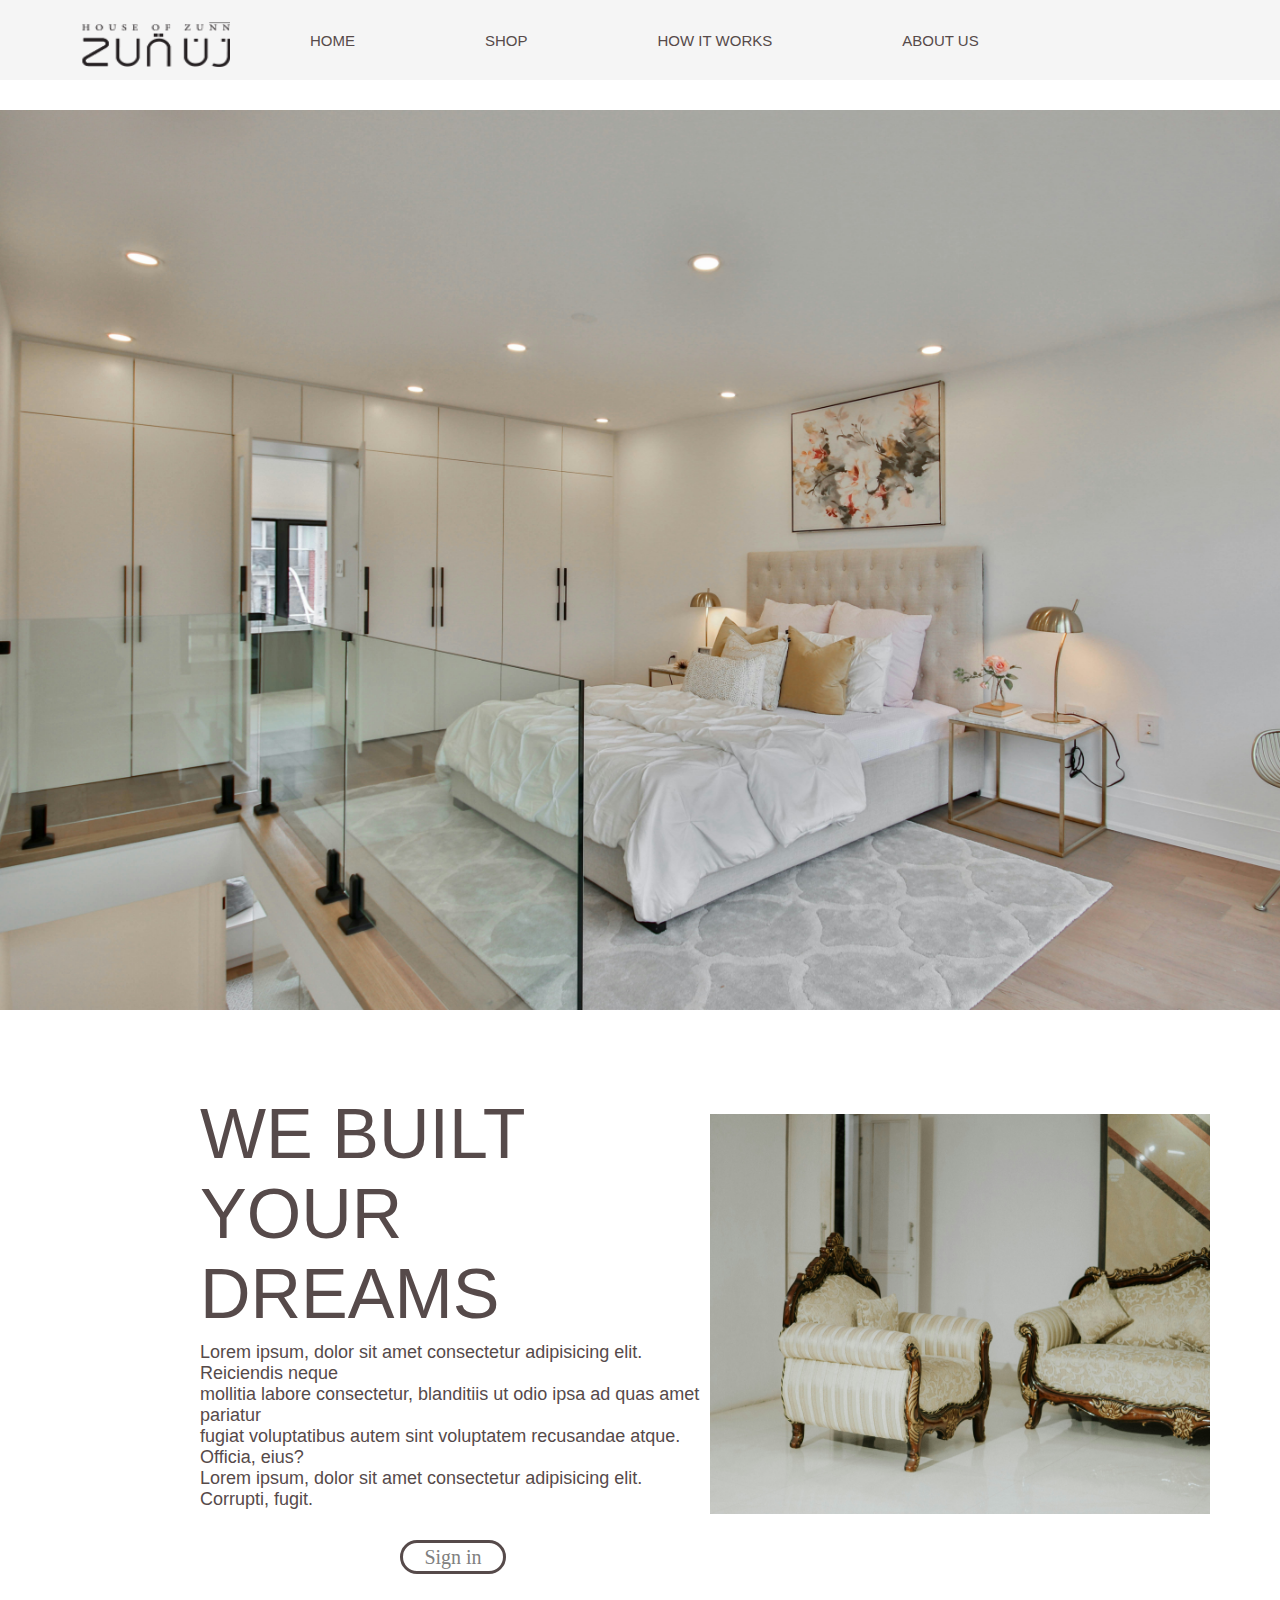
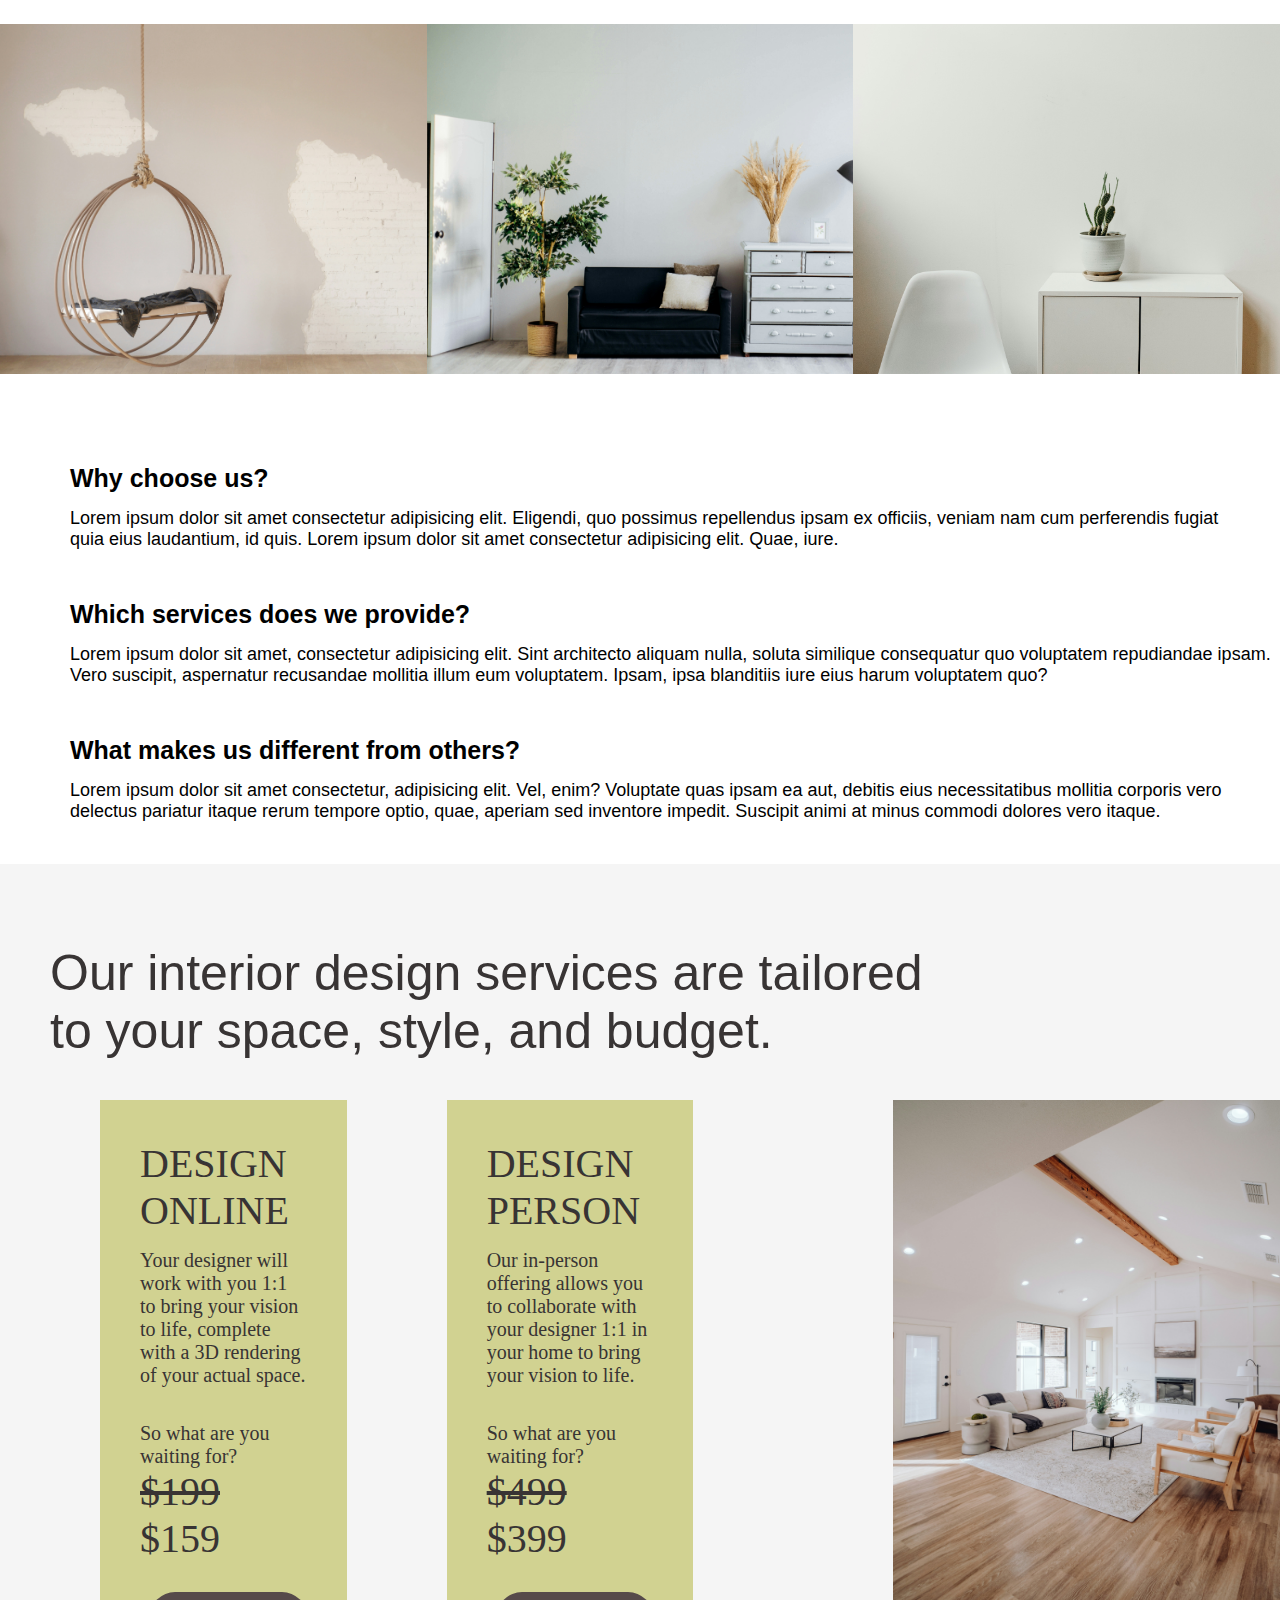
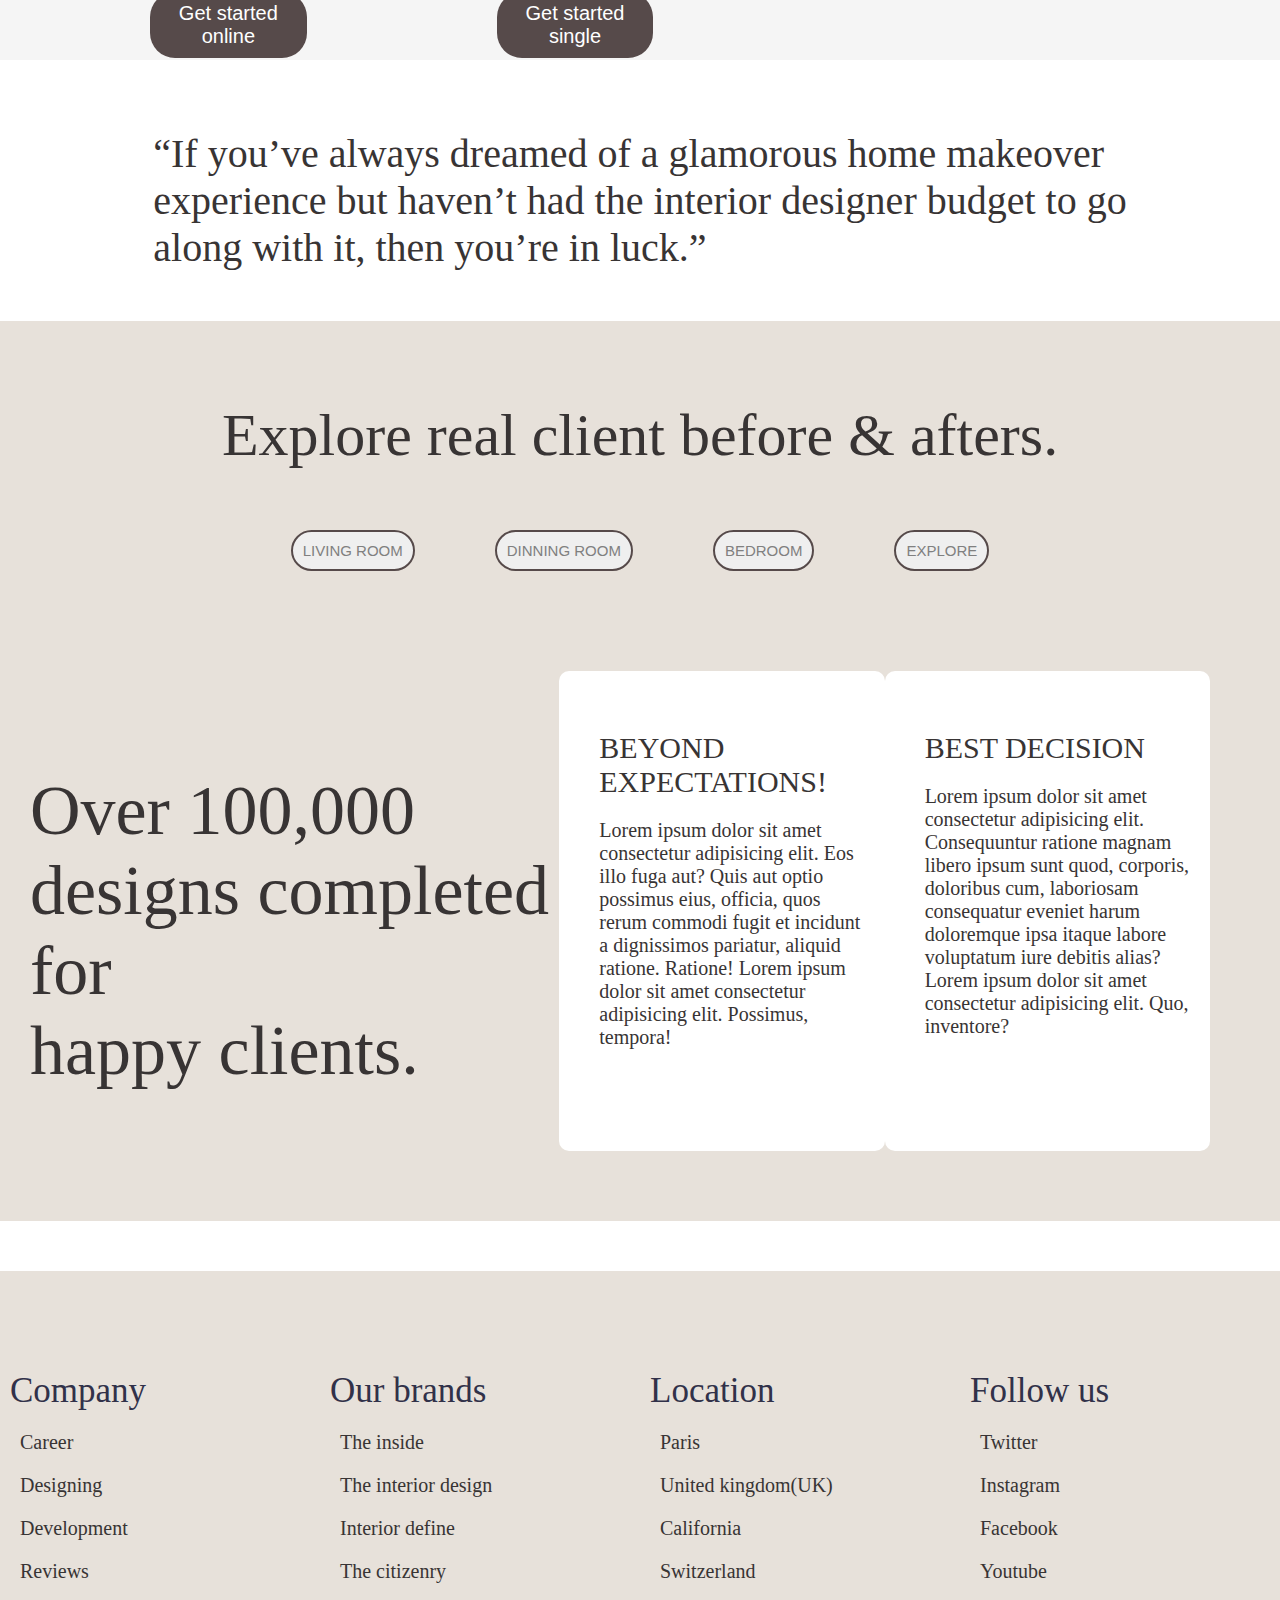
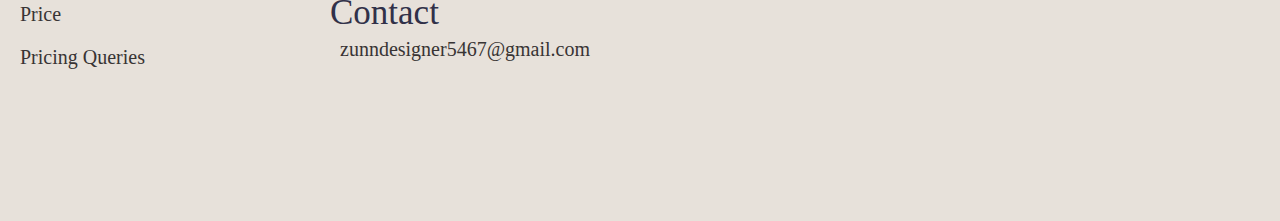
<file: index.html>
<!DOCTYPE html>
<html lang="en">
<head>
    <meta charset="UTF-8">
    <meta name="viewport" content="width=device-width, initial-scale=1.0">
    <title>Luxury interior designs</title>
</head>
<link rel="stylesheet" href="interior.css">

<body>
    <div class="body">
<div class="body1">
    <div class="navbar">
        <img class="logo" src="./Images/pictures/zunn-logo.png" alt="zunn-logo">
            <a href="index.html" class="subB1">HOME</a>
        <a href="index1.html" class="subB1">SHOP</a>
        <a href="index2.html" class="subB1">HOW IT WORKS</a>
       <a href="#" class="subB1">ABOUT US</a>
    </div>
</div>
</div>
<div class="pic1"></div>


<!-- NEXT SECTION -->
 
      </div>
  <div class="body2">
    <div class="subB2">
      <div class="head1">WE BUILT YOUR <br>DREAMS </div>
      <div class="para1">Lorem ipsum, dolor sit amet consectetur adipisicing elit. Reiciendis neque <br> mollitia labore consectetur, blanditiis ut odio ipsa ad quas amet pariatur <br>fugiat  voluptatibus  autem sint voluptatem recusandae atque. Officia, eius? <br>Lorem ipsum, dolor sit amet consectetur adipisicing elit. Corrupti, fugit.</div>
     <a href="#" class="btn"><spans></spans>Sign in</a>
    </div>
    <img src="./Images/pictures/sofa.jpeg.jpg" alt="home" class="pic4">
  </div>
</div>
   <div class="body3">
    <div class="pic5"></div>
    <div class="pic6"></div>
    <div class="pic7"></div>
   </div>     
<div class="body4">
  <div class="q1">Why choose us?</div>
  <div class="a1">Lorem ipsum dolor sit amet consectetur adipisicing elit. Eligendi, quo possimus repellendus ipsam ex officiis, veniam nam cum perferendis fugiat <br> quia eius laudantium, id quis. Lorem ipsum dolor sit amet consectetur adipisicing elit. Quae, iure.</div>
  <div class="q2">Which services does we provide?</div>
  <div class="a2">Lorem ipsum dolor sit amet, consectetur adipisicing elit. Sint architecto aliquam nulla, soluta similique consequatur quo voluptatem repudiandae ipsam. <br> Vero suscipit, aspernatur recusandae mollitia illum eum voluptatem. Ipsam, ipsa blanditiis iure eius harum voluptatem quo?</div>
    <div class="q3">What makes us different from others?</div>
    <div class="a3">Lorem ipsum dolor sit amet consectetur, adipisicing elit. Vel, enim? Voluptate quas ipsam ea aut, debitis eius necessitatibus mollitia corporis vero <br> delectus pariatur itaque rerum tempore optio, quae, aperiam sed inventore impedit. Suscipit animi at minus commodi dolores vero itaque.</div>
</div>
<div class="head2">Our interior design services are tailored <br> to your space, style, and budget. </div>
<div class="body5">
 <div class="box1">DESIGN <br> ONLINE
  <p class="boxP1">Your designer will work with you 1:1 to bring your vision to life, complete with a 3D rendering of your actual space.</p>
  <p class="Sbox1">So what are you waiting for?</p>
  <p class="charges1"> <del>$199</del> $159</p>
  <button class="btn2">Get started online</button>
 </div>
 <div class="box2">DESIGN <br>PERSON
  <p class="boxP2">Our in-person offering allows you to collaborate with your designer 1:1 in your home to bring your vision to life.</p>
  <p class="Sbox2">So what are you waiting for? </p>
  <p class="charges2"><del>$499</del> $399</p>
  <button class="btn2">Get started single</button>
</div>
<img src="./Images/pictures/2ndS.jpeg.jpg" alt="" class="pic8">
</div>
<div class="para2">“If you’ve always dreamed of a glamorous home makeover <br> experience but haven’t had the interior designer budget to go  <br>along with it, then you’re in luck.” </div>
 <div class="body6"><p class="para3">Explore real client before & afters.</p> 
  <div class="bodyS6">
    <button class="btn3"><spans></spans>LIVING ROOM</button>
    <button class="btn4"><spans></spans>DINNING ROOM</button>
    <button class="btn5"><spans></spans>BEDROOM</button>
    <button class="btn6"><spans></spans>EXPLORE</button>
  </div>
</div>
<div class="body7"><div class="head3">Over 100,000 <br> designs completed for <br> happy clients.</div>
<div class="box3">
  <p class="head4">BEYOND EXPECTATIONS!</p>
  <p class="para4">Lorem ipsum dolor sit amet consectetur adipisicing elit. Eos illo fuga aut? Quis aut optio possimus eius, officia, quos rerum commodi fugit et incidunt a dignissimos pariatur, aliquid ratione. Ratione! Lorem ipsum dolor sit amet consectetur adipisicing elit. Possimus, tempora!</p>
</div>
<div class="box4">
  <p class="head5">BEST DECISION</p>
<p class="para5">Lorem ipsum dolor sit amet consectetur adipisicing elit. Consequuntur ratione magnam libero ipsum sunt quod, corporis, doloribus cum, laboriosam consequatur eveniet harum doloremque ipsa itaque labore voluptatum iure debitis alias? Lorem ipsum dolor sit amet consectetur adipisicing elit. Quo, inventore?</p>
</div>
</div>
<!-- FOOTER -->
<div class="body8">
  <div class="company">Company
    <div class="details">Career</div>
    <div class="details">Designing</div>
    <div class="details">Development</div>
    <div class="details">Reviews</div>
    <div class="details">Price</div>
    <div class="details">Pricing Queries</div>
  </div>
  <div class="ourbrands"> Our brands
    <div class="details">The inside</div>
    <div class="details">The interior design</div>
    <div class="details">Interior define</div>
    <div class="details">The citizenry</div>
    <div class="contact">Contact</div>
    <a class="mail" href="mailto:zunndesigner5467@gmail.com">zunndesigner5467@gmail.com</a>
  </div>
 
  <div class="location">Location
    <div class="details">Paris</div>
    <div class="details">United kingdom(UK)</div>
    <div class="details">California</div>
    <div class="details">Switzerland</div>
  </div>
  <div class="followus">Follow us
    <div class="details">Twitter</div>
    <div class="details">Instagram</div>
    <div class="details">Facebook</div>
    <div class="details">Youtube</div>
  </div>
</div>
</div>
</body> 
</html>
</file>
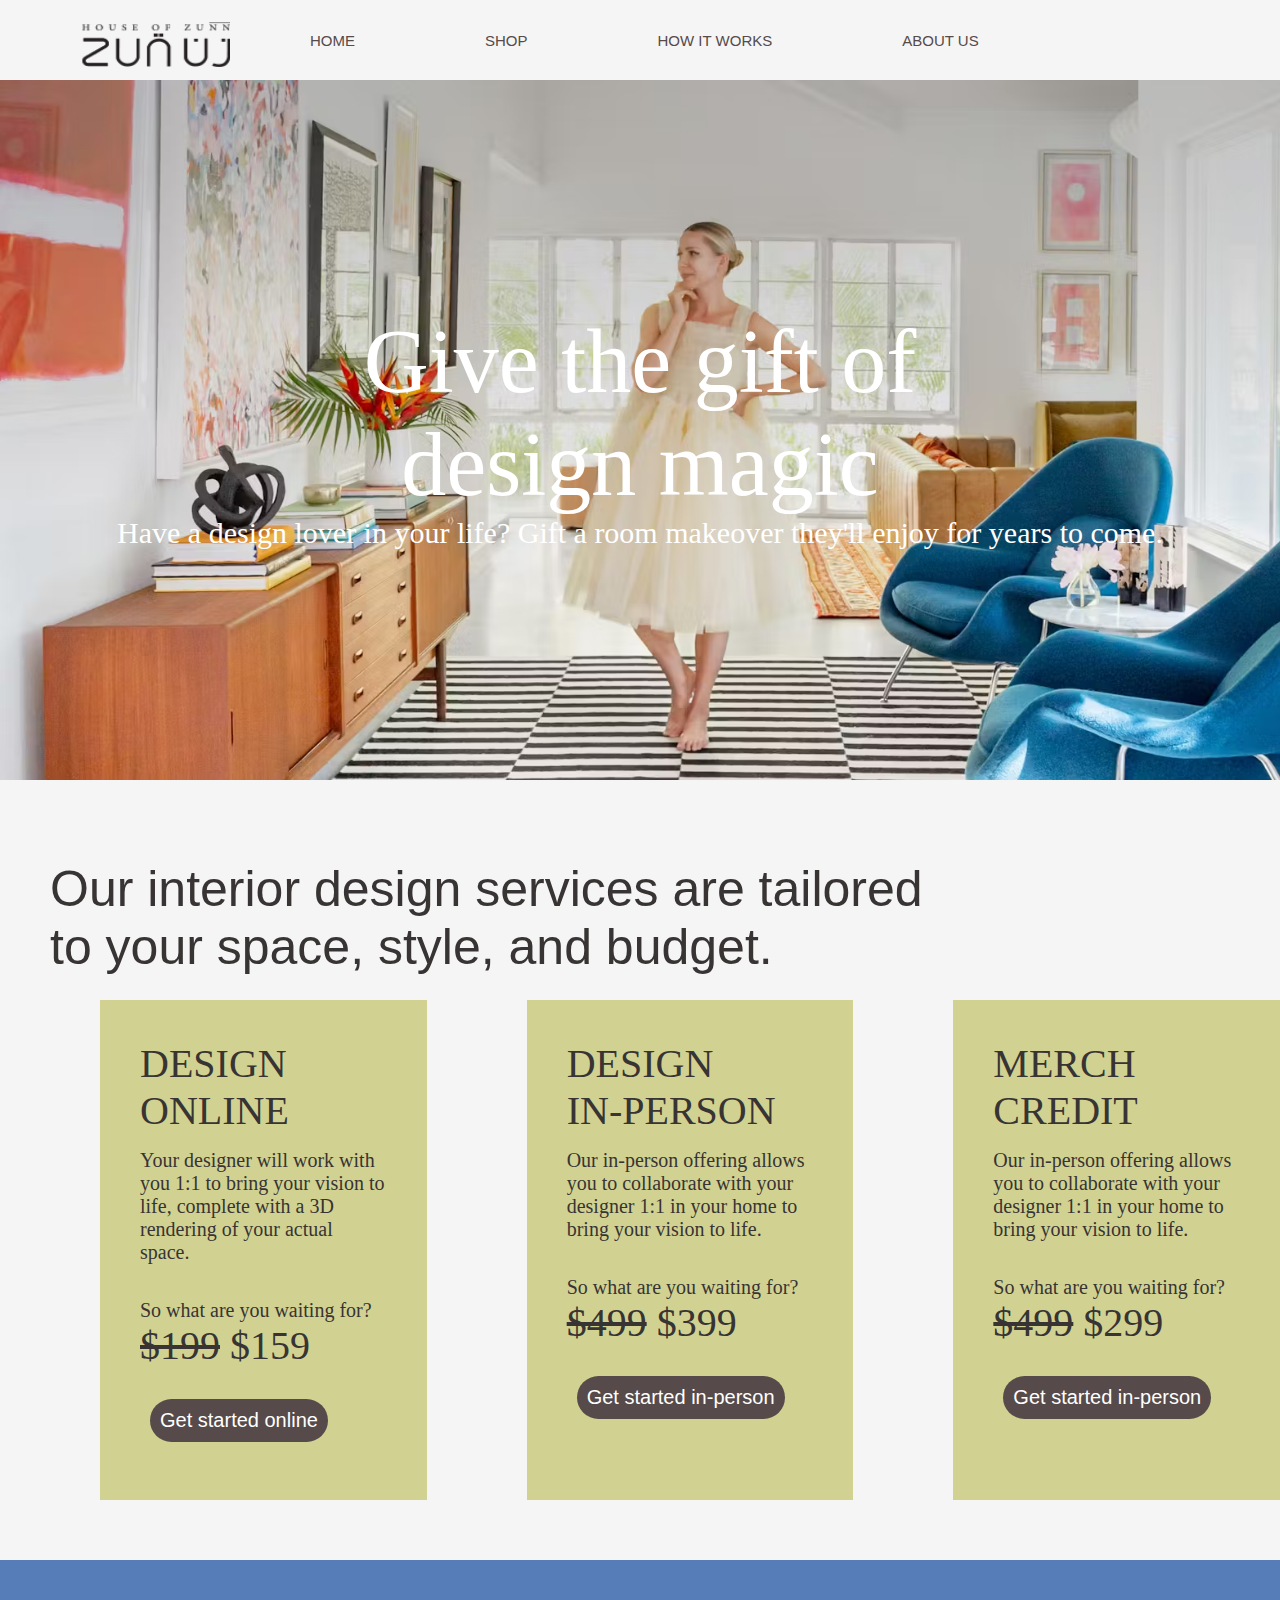
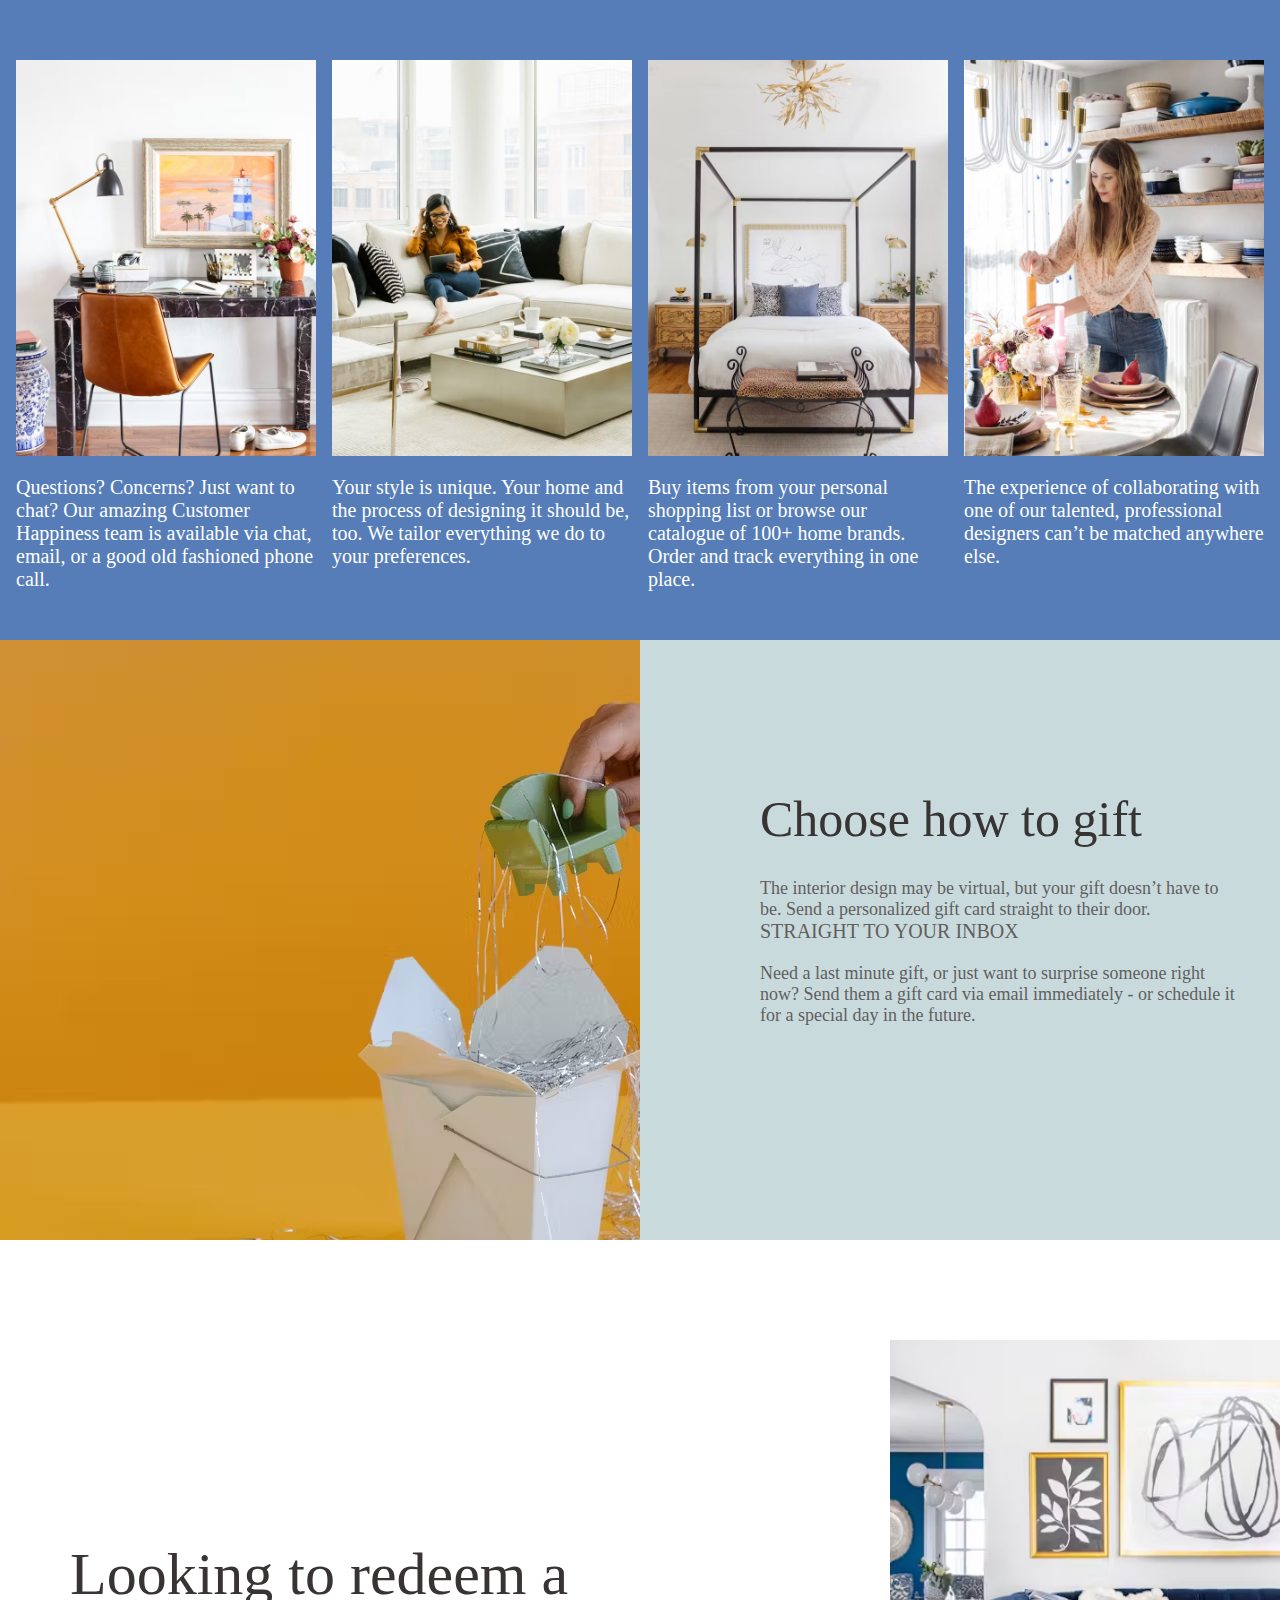
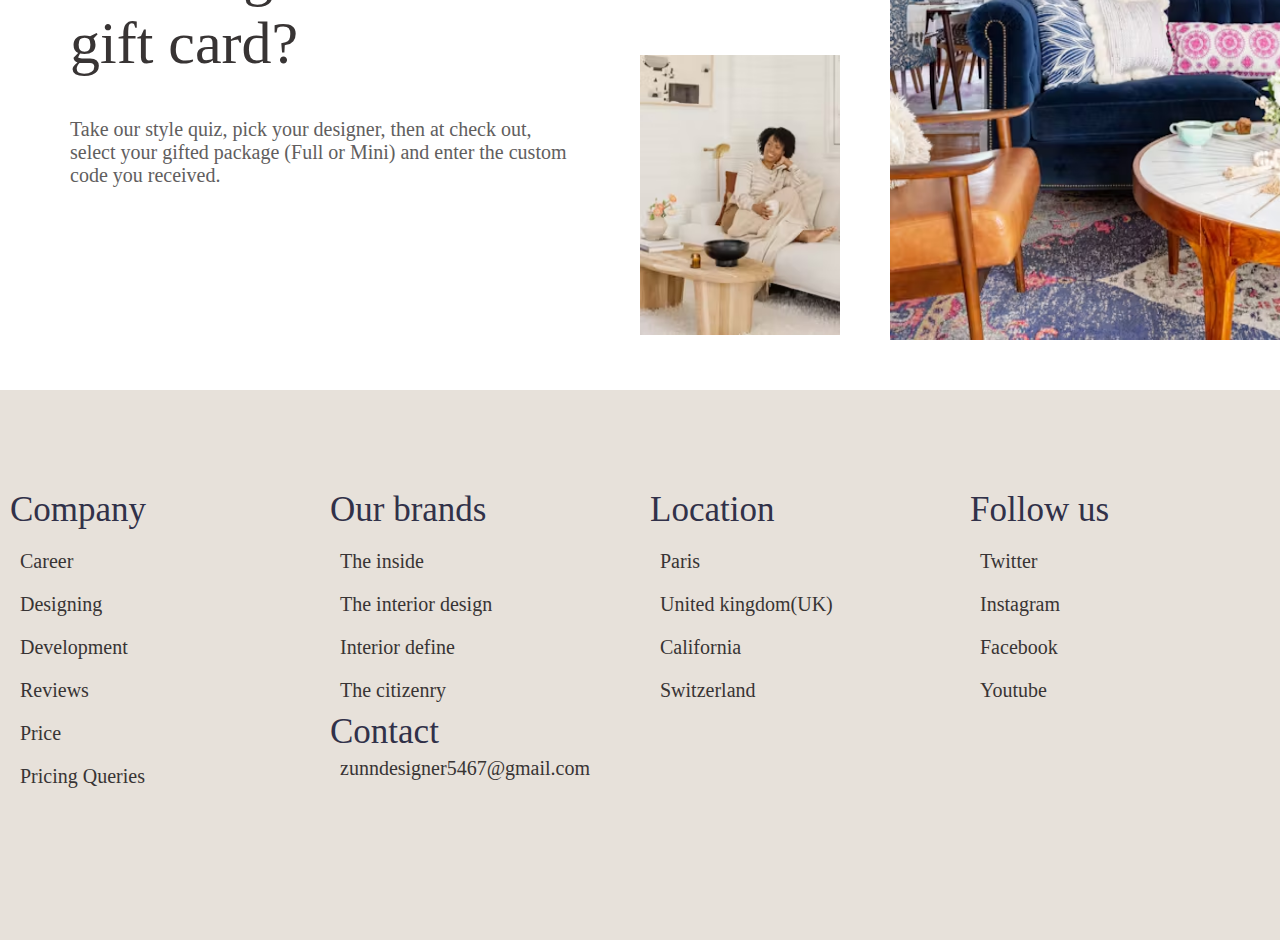
<file: index1.html>
<!DOCTYPE html>
<html lang="en">
<head>
    <meta charset="UTF-8">
    <meta name="viewport" content="width=device-width, initial-scale=1.0">
    <title>shop-zunn</title>
</head>
<link rel="stylesheet" href="interior.css">
<body>
    <div class="body">
        <div class="body1">
            <div class="navbar">
                <img class="logo" src="./Images/pictures/zunn-logo.png" alt="zunn-logo">
                    <a href="Index.html" class="subB1">HOME</a>
                <a href="Index1.html" class="subB1">SHOP</a>
                <a href="Index2.html" class="subB1">HOW IT WORKS</a>
               <a href="" class="subB1">ABOUT US</a>
            </div>
        </div>
        <div class="pic9 head6">Give the gift of <br> design magic
        <div class="para6">Have a design lover in your life? Gift a room makeover they'll enjoy for years to come.</div></div>
        <div class="head2 bodyS5">Our interior design services are tailored <br> to your space, style, and budget. </div>
        
            
            <div class="body5">
                <div class="box1">DESIGN <br> ONLINE
                 <p class="boxP1">Your designer will work with you 1:1 to bring your vision to life, complete with a 3D rendering of your actual space.</p>
                 <p class="Sbox1">So what are you waiting for?</p>
                 <p class="charges1"> <del>$199</del> $159</p>
                 <button class="btn2">Get started online</button>
                </div>
                <div class="box2">DESIGN <br>IN-PERSON
                 <p class="boxP2">Our in-person offering allows you to collaborate with your designer 1:1 in your home to bring your vision to life.</p>
                 <p class="Sbox2">So what are you waiting for? </p>
                 <p class="charges2"><del>$499</del> $399</p>
                 <button class="btn2">Get started in-person</button>
               </div>
               <div class="box2">MERCH <br>CREDIT
                <p class="boxP2">Our in-person offering allows you to collaborate with your designer 1:1 in your home to bring your vision to life.</p>
                <p class="Sbox2">So what are you waiting for? </p>
                <p class="charges2"><del>$499</del> $299</p>
                <button class="btn2">Get started in-person</button>
              </div>
        </div>
        <div class="body11"> 
            <div class="pic10 parapic"><img src="./Images/pictures/haven1.jpeg" alt="">Questions? Concerns? Just want to chat? Our amazing Customer Happiness team is available via chat, email, or a good old fashioned phone call.</div>
        <div class="pic11 parapic"><img src="./Images/pictures/haven2.jpeg" alt="">Your style is unique. Your home and the process of designing it should be, too. We tailor everything we do to your preferences.</div>
        <div class="pic12 parapic"><img src="./Images/pictures/haven3.jpeg" alt="">Buy items from your personal shopping list or browse our catalogue of 100+ home brands. Order and track everything in one place.</div>
        <div class="pic13 parapic"><img src="./Images/pictures/haven4.jpeg" alt="">The experience of collaborating with one of our talented, professional designers can’t be matched anywhere else.

        </div>
    </div>
    <div class="body12">
        <div class="pic14"><img src="./Images/pictures/haven5.jpeg" alt=""> </div>
        <div class="bodyS12">
        <div class="head7">Choose how to gift</div>
        <div class="para7">The interior design may be virtual, but your gift doesn’t have to  <br>be. Send a personalized gift card straight to their door.</div>
        <div class="head8">STRAIGHT TO YOUR INBOX</div>
        <div class="para8">Need a last minute gift, or just want to surprise someone right <br> now? Send them a gift card via email immediately - or schedule it <br> for a special day in the future.</div>
        </div>
    </div>
<div class="body13">
    <div class="bodyS13">
        <div class="head9">
            Looking to redeem a <br> gift card?
        </div>
        <div class="para9">Take our style quiz, pick your designer, then at check out, <br> select your gifted package (Full or Mini) and enter the custom <br> code you received.</div>
    </div>
    <div class="bodySS13">
        <img class="pic16" src="./Images/pictures/haven7.avif" alt="lady">
        <img class="pic15" src="./Images/pictures/haven6.avif" alt="room">
       
    </div>
</div>


<!-- FOOTER -->
<div class="body8">
    <div class="company">Company
      <div class="details">Career</div>
      <div class="details">Designing</div>
      <div class="details">Development</div>
      <div class="details">Reviews</div>
      <div class="details">Price</div>
      <div class="details">Pricing Queries</div>
    </div>
    <div class="ourbrands"> Our brands
      <div class="details">The inside</div>
      <div class="details">The interior design</div>
      <div class="details">Interior define</div>
      <div class="details">The citizenry</div>
      <div class="contact">Contact</div>
      <a class="mail" href="mailto:zunndesigner5467@gmail.com">zunndesigner5467@gmail.com</a>
    </div>
   
    <div class="location">Location
      <div class="details">Paris</div>
      <div class="details">United kingdom(UK)</div>
      <div class="details">California</div>
      <div class="details">Switzerland</div>
    </div>
    <div class="followus">Follow us
      <div class="details">Twitter</div>
      <div class="details">Instagram</div>
      <div class="details">Facebook</div>
      <div class="details">Youtube</div>
    </div>
  </div>
</div>

        
       
</body>
</html>
</file>
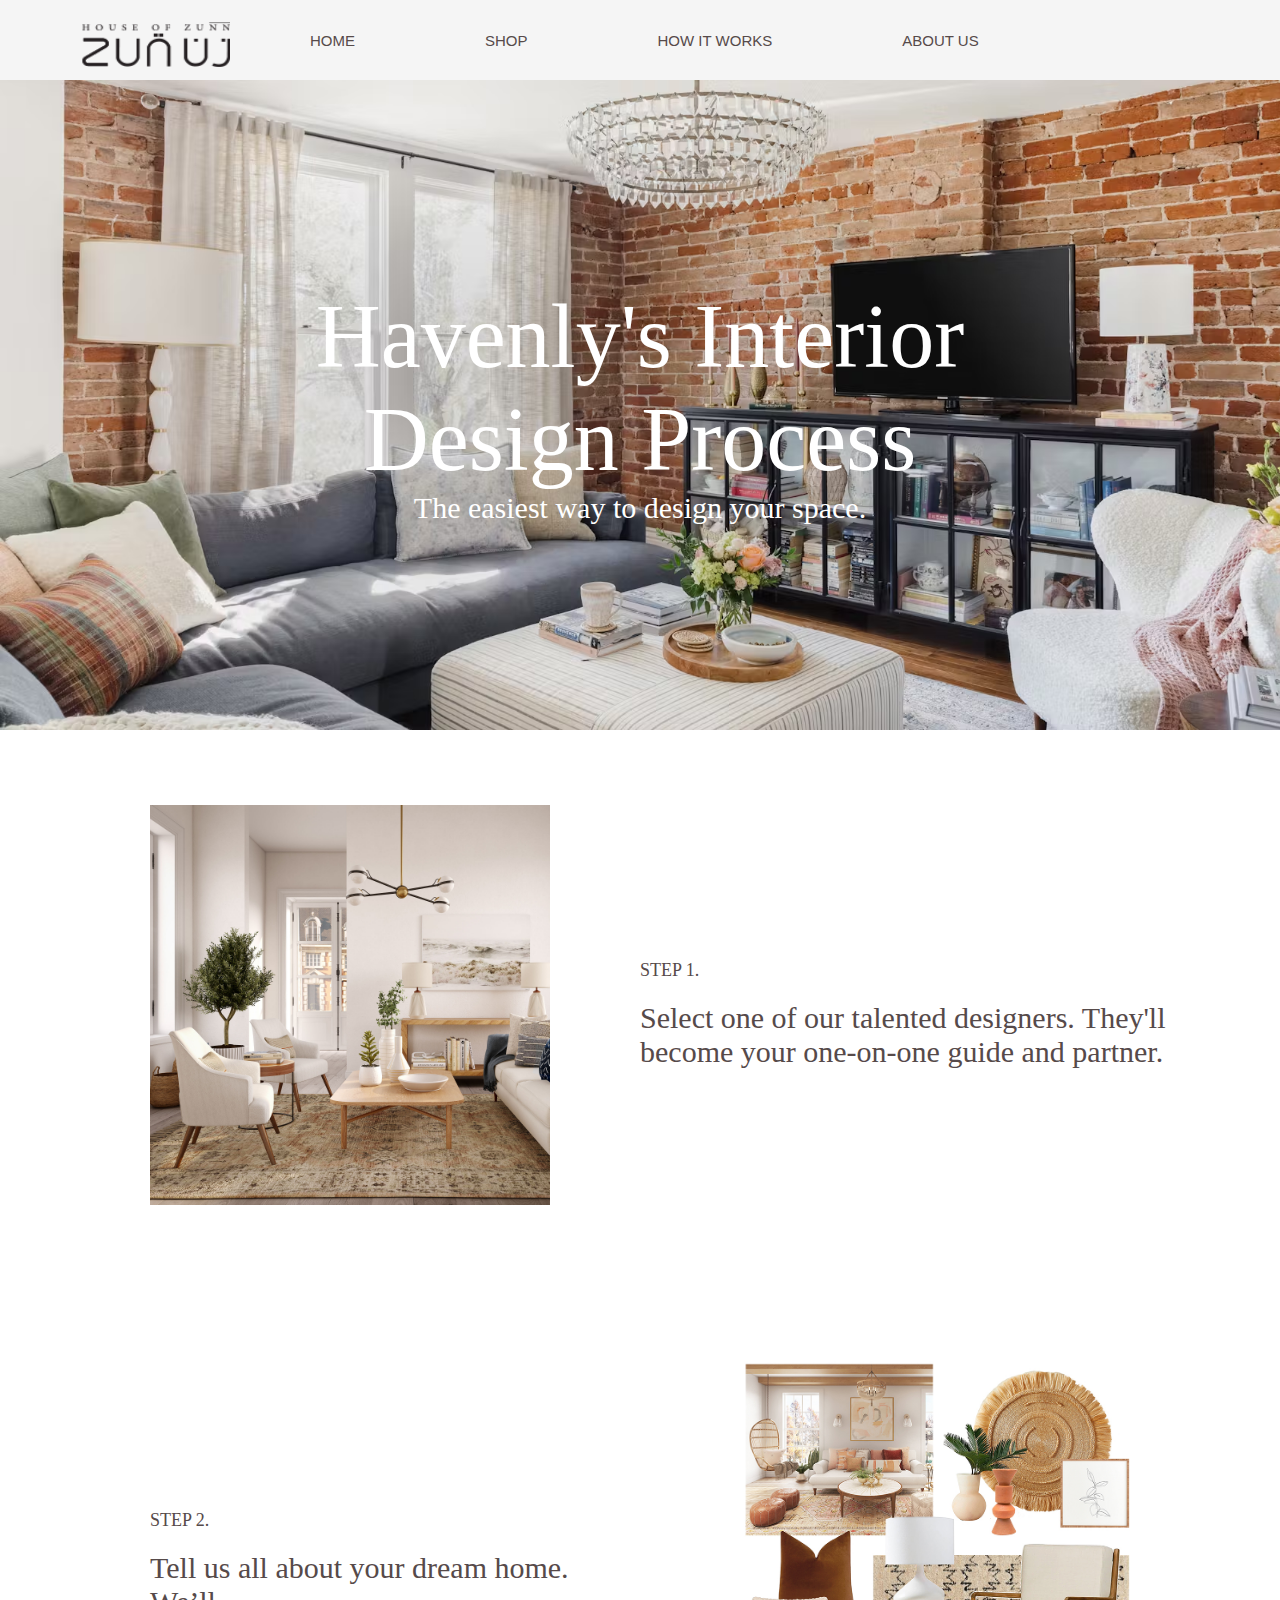
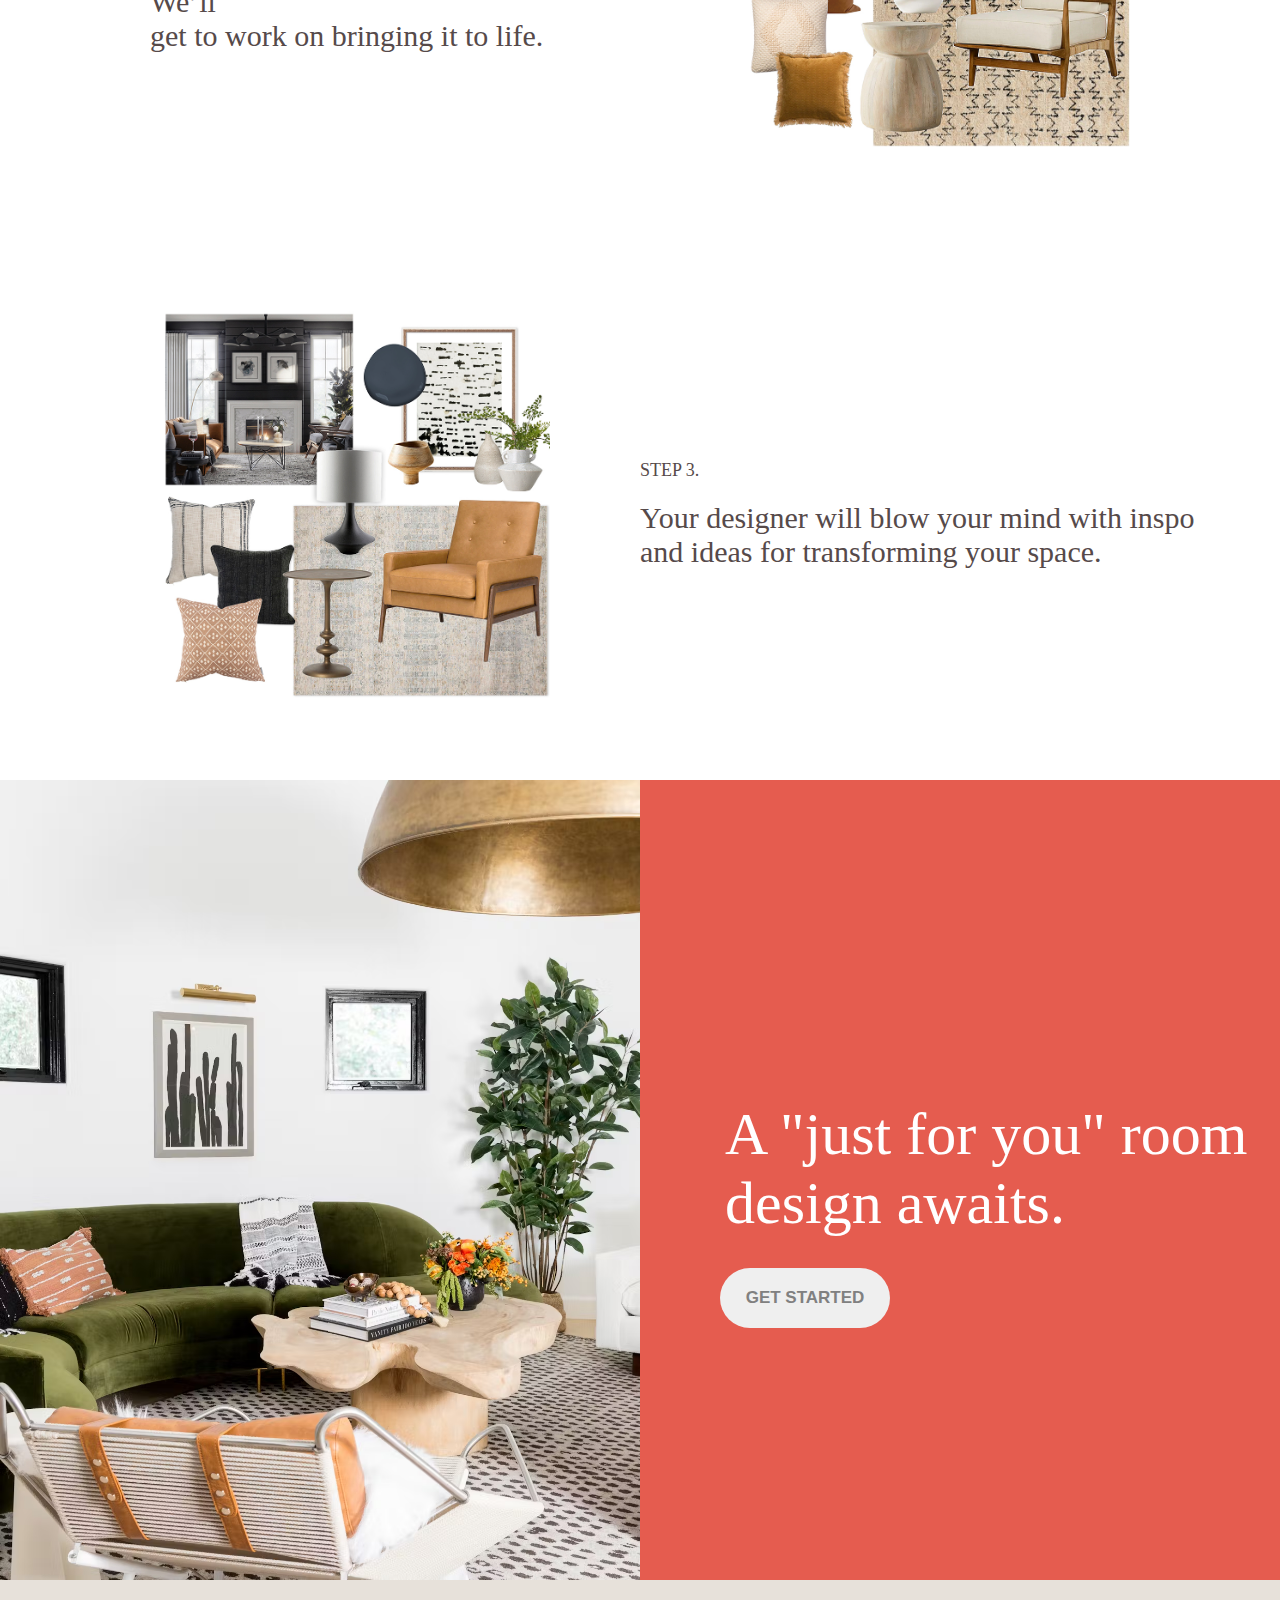
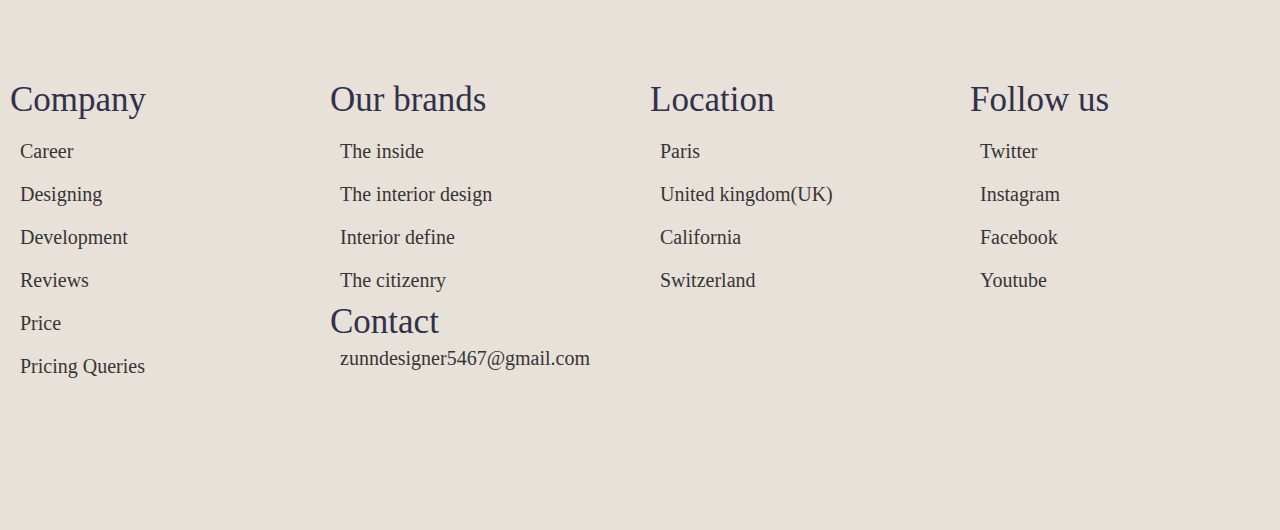
<file: index2.html>
<!DOCTYPE html>
<html lang="en">
<head>
    <meta charset="UTF-8">
    <meta name="viewport" content="width=device-width, initial-scale=1.0">
    <title>Interior working</title>
</head>
<link rel="stylesheet" href="interior.css">
<body>
    <div class="body">
        <div class="body1">
            <div class="navbar">
                <img class="logo" src="./Images/pictures/zunn-logo.png" alt="zunn-logo">
                    <a href="Index.html" class="subB1">HOME</a>
                <a href="index1.html" class="subB1">SHOP</a>
                <a href="Index2.html" class="subB1">HOW IT WORKS</a>
               <a href="#" class="subB1">ABOUT US</a>
            </div>
        </div>
        <div class="pic17 head10">Havenly's Interior <br> Design Process
            <div class="para10">The easiest way to design your space.</div>
        </div>
<div class="body14">
    <div class="pic18"></div>
   <div class="bodyS14"> 
    <div class="head11">STEP 1.</div>
   <div class="para11">Select one of our talented designers. They'll <br> become your one-on-one guide and partner.</div>
</div>
</div>
<div class="body15">
    <div class="bodyS15"> 
        <div class="head12">STEP 2.</div>
        <div class="para12">Tell us all about your dream home. We’ll  <br> get to work on bringing it to life.</div>
    </div>
    <div class="pic19"></div>
</div>
<div class="body16">
    <div class="pic20"></div>
   <div class="bodyS16"> 
    <div class="head13">STEP 3.</div>
   <div class="para13">Your designer will blow your mind with inspo <br> and ideas for transforming your space.</div>
</div>
</div>


<div class="body17">
    <div class="pic21"></div>
    <div class="bodyS17">
        <div class="para14">A "just for you" room <br> design awaits.</div>
        <button class="btn7">GET STARTED</button>
    </div>
</div>
<!-- FOOTER -->
<div class="body18">
    <div class="company">Company
      <div class="details">Career</div>
      <div class="details">Designing</div>
      <div class="details">Development</div>
      <div class="details">Reviews</div>
      <div class="details">Price</div>
      <div class="details">Pricing Queries</div>
    </div>
    <div class="ourbrands"> Our brands
      <div class="details">The inside</div>
      <div class="details">The interior design</div>
      <div class="details">Interior define</div>
      <div class="details">The citizenry</div>
      <div class="contact">Contact</div>
      <a class="mail" href="mailto:zunndesigner5467@gmail.com">zunndesigner5467@gmail.com</a>
    </div>
   
    <div class="location">Location
      <div class="details">Paris</div>
      <div class="details">United kingdom(UK)</div>
      <div class="details">California</div>
      <div class="details">Switzerland</div>
    </div>
    <div class="followus">Follow us
      <div class="details">Twitter</div>
      <div class="details">Instagram</div>
      <div class="details">Facebook</div>
      <div class="details">Youtube</div>
    </div>
  </div>
        </div>
</body>
</html>
</file>
<file: interior.css>
*{
    margin: 0px;
    padding: 0px;
}
.body{
   background-color: white;
   width: 100vw;
}
.pic1{
    height: 100vh;
    width: 100vw;
    background-image: url(./Images/pictures/8thS.jpeg.jpg);
    background-size: cover;
    margin-top: 30px;
}

.body1{
    display: flex;
}
.navbar{
    background-color: whitesmoke;
    width: 100vw;
    height: 80px;
    display: fleX;
}
.logo{
    height: 50px;
    width: 150px;
  margin-left: 80px;
  margin-top: 20px;
  display: flex;
}
.subB1{
    text-align: center;
    color:rgb(86, 74, 74);
    font-size: 15px;
    font-family: 'Segoe UI', Tahoma, Geneva, Verdana, sans-serif;
    align-content: center;
    margin-right: 50px ;
    margin-left: 80px;
    text-decoration: none;
    position: relative;
}
.subB1::after{
    content: '';
    height: 3px;
    background: grey;
    position: absolute;
    left: 0;
    bottom: 25px;
    transition: 0.5;
}
.subB1:hover::after{
    width: 100%;
}
.subB1:hover{
    color:rgb(86, 74, 74);
}
.body2{
    margin-top: 05%;
    display: flex;
    justify-content: space-between;
    height: 500px;
}
.head1{
    
    background-color:white ;
    color:rgb(86, 74, 74);
    font-size: 70px;
    font-family: "Fira Sans", sans-serif;
    margin-top: 20px;
    margin-left: 200px;
}
.pic4{
    height: 400px;
    width: 500px;
    margin-top:40px ;
    margin-right: 70px;
}
.subB2{
    display: flex;
    flex-direction: column;
}
.para1{
    font-size: 18px;
    font-family: "Fira Sans", sans-serif;
    color:rgb(86, 74, 74);
    margin-left: 200px;
    margin-top: 8px;
}
.btn{
    border-radius: 27px;
    height: 50px;
    width: 100px;
    margin-left: 400px;
    margin-top:30px ;
    font-size: 20px;
    color: grey;
    border: 3px solid rgb(86, 74, 74); 
    position: relative;
    overflow: hidden;
    padding: 0px;
    text-decoration: none;
    text-align: center;
    align-content: center;
    
}
spans{
    width: 0;
    height: 100%;
    border-radius: 27px;
    background:rgb(86, 74, 74);
    left: 0;
    bottom: 0;
    position: absolute;
    z-index: -1;
    transition: 1s ease-out;
}
.btn:hover spans{
    width: 100%;
}
.body3{
    margin-top: 20px;
    display: flex;
    justify-content: space-between;
    height: 400px;
}
.pic5{
    background-image: url(./Images/pictures/swing.jpeg.jpg);
    height: 350px;
    width: 480px;
    background-size: cover;
    margin-top: 30px;
transition: all 0.3s;
}
.pic5:hover{
    transform: skew(5deg);
}
.pic6{
background-image: url(./Images/pictures/lamp.html.jpg);
height: 350px;
width: 480px;
background-size: cover;
margin-top: 30px;
transition: all 0.3s;
}
.pic6:hover{
    transform:skew(5deg) ;
}
.pic7{
background-image:url(./Images/pictures/chair.jpeg.jpg);
height: 350px;
width: 480px;
background-size: cover;
margin-top: 30px;
transition: all 0.3s;
}
.pic7:hover{
    transform:skew(5deg) ;
}
.body4{
    display: flex;
    height: 450px;
    margin-top: 20px;
    flex-direction: column;
}
.q1{
    color: #000;
    font-size: 25px;
    font-weight: bolder;
    margin-top:50px;
    margin-left: 70px;
    font-family:"Fira Sans", sans-serif ;
}
.a1{
    font-size:18px;
    font-family:"Fira Sans", sans-serif ;
    margin-left: 70px;
    margin-top:15px;
    
}
.q2{
    color: #000;
    font-size: 25px;
    font-weight: bolder;
    margin-top:50px;
    margin-left: 70px;
    font-family:"Fira Sans", sans-serif ;
}
.a2{
    font-size:18px;
    font-family:"Fira Sans", sans-serif ;
    margin-left: 70px;
    margin-top:15px;
}
.q3{
    color: #000;
    font-size: 25px;
    font-weight: bolder;
    margin-top:50px;
    margin-left: 70px;
    font-family:"Fira Sans", sans-serif ;
}
.a3{
    font-size:18px;
    font-family:"Fira Sans", sans-serif ;
    margin-left: 70px;
    margin-top:15px;
}
.head2{
    font-size: 50px;
    color: rgb(56, 52, 52);
    padding-top: 80px;
    padding-left: 50px;
font-family: 'Trebuchet MS', 'Lucida Sans Unicode', 'Lucida Grande', 'Lucida Sans', Arial, sans-serif;
font-weight: light;
background-color: whitesmoke;
}
.body5{
    height: 600px;
    width: 100vw;
    margin-top: 0px;
    display: flex;
    flex-direction: row;
    background-color: whitesmoke;
}
.bodyS5{
    height: 100px;
    width: 100vw;
}

.box1{
    background-color: rgb(209, 210, 145);
    height: 420px;
    width: 250px;
    margin-top: 40px;
    margin-right: 0px;
    color: rgb(56, 52, 52);
    padding: 40px;
    font-size: 40px;
    margin-left: 100px;
}
.boxP1{
    font-size: 20px;
    margin-top: 15px;
}
.box2{
    background-color: rgb(209, 210, 145);
    height: 420px;
    width: 250px;
    margin-top: 40px;
    margin-left:100px;
    color: rgb(56, 52, 52);
    padding: 40px;
    font-size: 40px;

}
.boxP2{
    font-size: 20px;
    margin-top: 15px;
}
.Sbox1, .Sbox2{
margin-top: 35px;
font-size: 20px;
}
.charges1,.charges2{
    font-size: 40px;
}
.btn2{
    background-color: rgb(86, 74, 74);
    border-radius: 25px;
    padding: 10px;
    font-size: 20px;
    color: white;
    margin-top: 30px;
    margin-left: 10px;
    cursor: pointer;
    border: none;
}
.pic8{
    margin-left: 200px;
    height: 500px;
    width: 580px;
    display: flex;
    justify-content: center;
    margin-top: 40px;
}
.para2{
    margin-top: 70px;
    color: rgb(56, 52, 52);
    font-size: 40px;
    display: flex;
    justify-content: center;
}
.body6{
    background-color: rgb(231, 225, 218);
    height: 300px;
    width: 100vw;
    margin-top: 50px;
    margin-bottom: 0px;
 
}
.para3{
    display: flex;
    color: rgb(56, 52, 52);
    justify-content: center;
    font-size: 60px;
    padding-top:80px ;
}
.bodyS6{
    display: flex;
    justify-content: center;
}
.btn3,.btn4,.btn5,.btn6{
    color: gray;
border: 2px solid rgb(86, 74, 74);
    padding:10px ;
    font-size: 15px;
    border-radius: 25px;
    cursor: pointer;
    margin-top: 60px;
    margin-left: 40px;
    margin-right: 40px;
    position: relative;
    overflow: hidden;
}
.btn3:hover,.btn4:hover,.btn5:hover,.btn6:hover{
    background-color:rgb(86, 74, 74) ;
}
.body7{
    background-color: rgb(231, 225, 218);
    height: 600px;
    width: 100vw;
    display: flex;
    justify-content: space-between;
}
.head3{
   font-size: 70px;
   color: rgb(56, 52, 52); 
   padding-left: 30px;
    padding-top: 150px;
}
.box3{
    background-color:white ;
    border-radius: 10px;
    height: 480px;
    width: 380px;
    margin-top: 50px;
    
}
.box4{
    background-color:white ;
    border-radius: 10px;
    height: 480px;
    width: 380px;
    margin-right: 70px;
    margin-top: 50px;
}
.head4{
    font-size: 30px;
    padding-left:40px;
    padding-top:60px;
    color: rgb(56, 52, 52);
}
.head5{
    font-size: 30px;
    padding-top:60px;
    padding-left: 40px;
    color: rgb(56, 52, 52)
}
.para4, .para5{
    font-size: 20px;
    color: rgb(56, 52, 52);
    padding-top: 20px;
    padding-left:40px ;
    padding-right: 15px;
}


 .body8{
    height: 550px;
    width: 100vw;
    background-color: rgb(231, 225, 218);
    margin-top: 50px;
    display: flex;
    justify-content: space-around;
 }
.location{
height: 400px;
width: 300px;
display: flex;
flex-direction: column;
font-size: 35px;
color:rgb(49, 49, 73);
padding-top:100px ;
}
.ourbrands{
    height: 400px;
    width: 300px;
    display: flex;
flex-direction: column;
font-size: 35px;
color:rgb(49, 49, 73);
padding-top:100px ;
}

.followus{
    height: 450px;
    width: 300px;
    display: flex;
flex-direction: column;
font-size: 35px;
color:rgb(49, 49, 73);
padding-top:100px ;
}
.company{
    height: 400px;
    width: 300px;
    display: flex;
flex-direction: column;
font-size: 35px;
color:rgb(49, 49, 73);
padding-top:100px ;
}
.contact{
    margin-top: 10px;
}
.details{
    cursor: pointer;
    color: rgb(56, 52, 52);
    font-size: 20px;
    margin-top: 20px;
    padding-left: 10px ;
    padding-right: 0px;
}
.mail{
    cursor: pointer;
    color: rgb(56, 52, 52);
    font-size: 20px;
    margin-top: 5px;
    padding-left: 10px ;
    padding-right: 0px;
    text-decoration: none;
}



/* SHOP SECTION */
.pic9{
    height: 700px;
    width: 100vw;
    background-image: url(./Images/pictures/zunshop.jpeg);
    background-size: cover;
    display: flex;
    flex-direction: column;
    justify-content: center;
    align-content: center;

}
.head6{
    display: flex;
    justify-content: center;
    padding-top: 0px;
    font-size: 90px;
    color: #fff;
    text-align: center;
}
.para6{
    font-size: 30px;
    color: #fff;
}
.body11{
    height: 680px;
    width: 100vw;
    background-color: rgb(86, 125, 183);
    display: flex;
    justify-content: space-evenly;
}
.pic10, .pic11, .pic12, .pic13{
    height: 480px;
    width: 300px;
    display: flex;
    flex-direction: column;
    margin-top: 100px;
}
.parapic{
    color: #fff;
  gap: 20px;
  font-size: 20px;
}
.body12{
    background-color: whitesmoke;
    height: 600px;
    width: 100vw;
    display: flex;
    justify-content: space-between;
}
.pic14{
    width:50vw ;
    height: 600px;
}
.bodyS12{
    display: flex;
    flex-direction: column;
    background-color: rgb(201, 218, 221);
width: 720px;
height: 600px;
}
.head7{
   margin-left: 120px;
    color: rgb(56, 52, 52);
    font-size: 50px;
    margin-top:150px ;
    
}
.para7{
    margin-left: 120px;
    margin-top: 30px;
color: rgb(97, 94, 94);
font-size: 18px;
}
.head8{
    color: rgb(97, 94, 94);
    font-size: 20px;
    margin-left: 120px;
}
.para8{
    margin-left: 120px;
    margin-top: 20px;
color: rgb(97, 94, 94);
font-size: 18px;
}
.body13{
    display: flex;
    justify-content:space-between ;
    height: 700px;
    width: 100vw;
}
.head9{
    font-size: 60px;
    color: rgb(56, 52, 52);
    margin-left: 70px;
    margin-top:300px ;
}
.para9{
    font-size: 20px;
    color: rgb(97, 94, 94);
    margin-left: 70px;
    margin-top: 40px;
}

.bodyS13{
    display: flex;
    flex-direction: column;
    height: 600PX;
    width: 50VW;
}
.bodySS13{
    display: flex;
    flex-direction: raw;
    height: 600PX;
    width: 50vw;
}
.pic15{
width: 450px;
height: 600px;
margin-top: 100px;
margin-left: 50px;
}
.pic16{
    width: 200px;
    height: 280px;
    margin-top: 415px;
    }
/* INTERIOR WORK */
        
   .pic17{
background-image: url(./Images/pictures/haven8.jpeg);
height: 650px;
    width: 100vw;
    background-size: cover;
    display: flex;
    flex-direction: column;
    justify-content: center;
    align-content: center;
   } 
   .head10{
    
    font-size: 90px;
    color: #fff;
    text-align: center;
}
.para10{
    font-size: 30px;
    color: #fff;
    margin-top: 0px;
}
.body14{
    height: 550px;
    width: 100vw;
    display: flex;
    justify-content: space-between;
}
.pic18{
    height: 400px;
    width: 400px;
    margin-top: 75px;
    margin-left: 150px;
    background-image: url(./Images/pictures/haven9.jpeg);
    background-size: cover;
    transition: 2s ease-out;
}
.pic18:hover{
    transform: scale(0.5);
}
.bodyS14{
    display: flex;
    flex-direction: column;
    width: 50vw;
}
.head11{
    color:rgb(86, 74, 74);
    font-size: 18px;
    margin-top: 230PX;
   
}
.para11{
    color:rgb(86, 74, 74);
    margin-top: 20px;
    font-size: 30px;
}



.body15{
    height: 550px;
    width: 100vw;
    display: flex;
    justify-content: space-between;
}
.pic19{
    height: 400px;
    width: 400px;
    margin-top: 75px;
    margin-right: 150px;
    background-image: url(./Images/pictures/haven10.jpeg);
    background-size: cover;
    transition: 2s ease-out;
}
.pic19:hover{
    transform: scale(0.5);
}
.bodyS15{
    display: flex;
    flex-direction: column;
    width: 50vw;
}
.head12{
    color:rgb(86, 74, 74);
    font-size: 18px;
    margin-top: 230PX;
    margin-left: 150px;
   
}
.para12{
    color:rgb(86, 74, 74);
    margin-top: 20px;
    font-size: 30px;
    margin-left:150px ;
}

.body16{
    height: 550px;
    width: 100vw;
    display: flex;
    justify-content: space-between;
}
.pic20{
    height: 400px;
    width: 400px;
    margin-top: 75px;
    margin-left: 150px;
    background-image: url(./Images/pictures/haven11.jpeg);
    background-size: cover;
    transition: 2s ease-out;
}
.pic20:hover{
    transform: scale(0.5);
}
.bodyS16{
    display: flex;
    flex-direction: column;
    width: 50vw;
}
.head13{
    color:rgb(86, 74, 74);
    font-size: 18px;
    margin-top: 230PX;
}
.para13{
    color:rgb(86, 74, 74);
    margin-top: 20px;
    font-size: 30px;
}
.body17{
    background-color: rgb(229, 92, 79);
    height: 800px;
    width: 100vw;
    display: flex;
    justify-content: space-between;
}
.bodyS17{
    display: flex;
    flex-direction: column;
    width: 50vw;
    height: 800px;
}
.pic21{
background-image: url(./Images/pictures/haven12.jpeg);
background-size: cover;
    height: 800px;
    width:50vw ;
}
.para14{
    font-size: 60px;
    color: white;
    margin-top: 320px;
    display: flex;
    margin-left: 85px;
}
.btn7{
display: flex;
align-items: center;
justify-content: center;
height: 60px;
width: 170px;
font-size: 17px;
border-radius: 35px;
margin-left:80px ;
margin-top: 30px;
font-weight: bolder;
border: none;
color: gray
}
.btn7:hover{
    background-color:rgb(86, 74, 74) ;
}
.body18{
    height: 550px;
    width: 100vw;
    background-color: rgb(231, 225, 218);
    display: flex;
    justify-content: space-around;
 }
</file>
